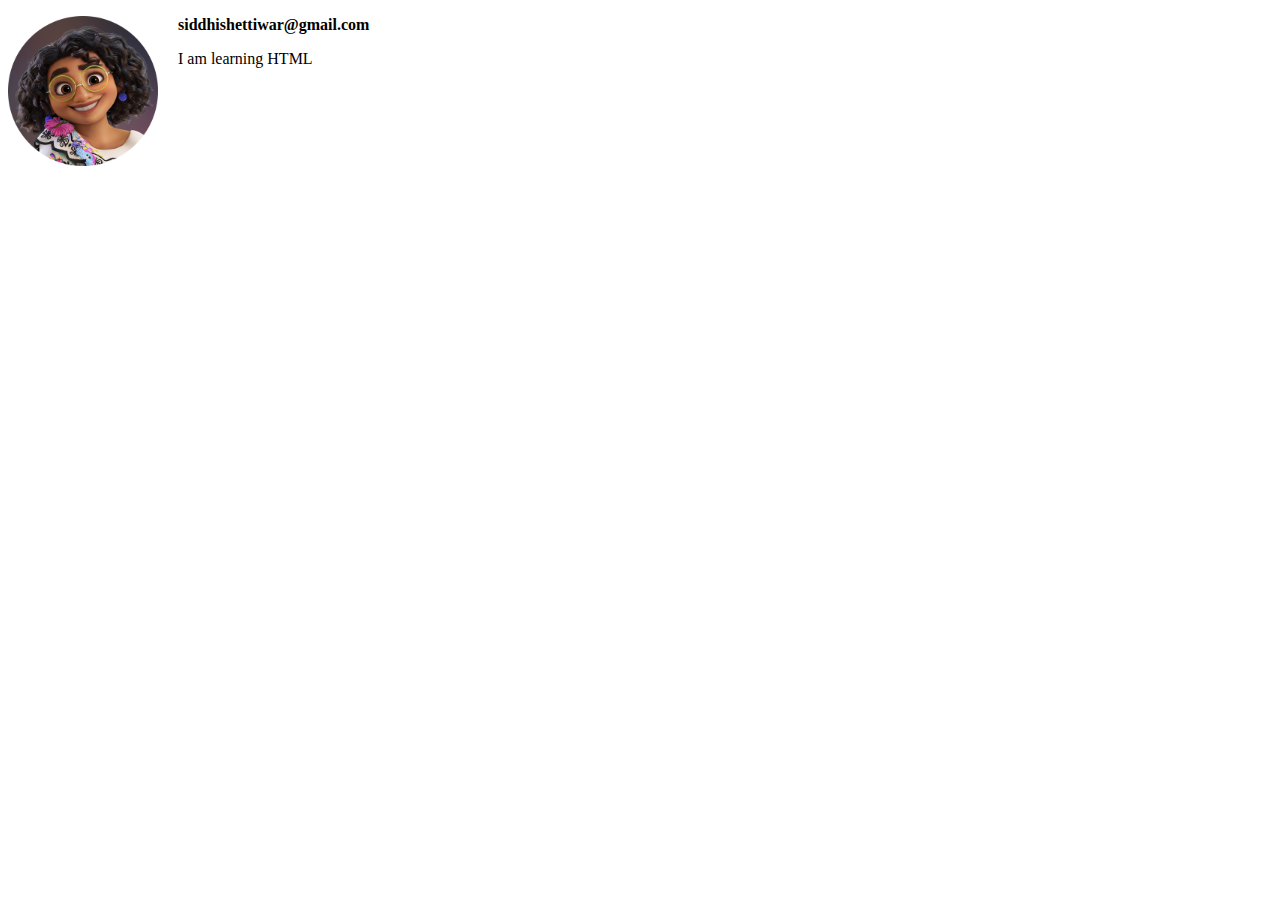
<file: 1st/index.html>
<!DOCTYPE html>
<html lang="en">
  <head>
    <meta charset="UTF-8" />
    <meta http-equiv="X-UA-Compatible" content="IE=edge" />
    <meta name="viewport" content="width=device-width, initial-scale=1.0" />
    <title>My First Web Page</title>
    <style>
      img {
        width: 150px;
        float: left;
        margin-right: 20px;
      }
    </style>
  </head>
  <body>
    <img src="image/merida-avatar-wodp.png" />
    <p><strong>siddhishettiwar@gmail.com</strong></p>
    <p>I am learning HTML</p>
  </body>
</html>
</file>
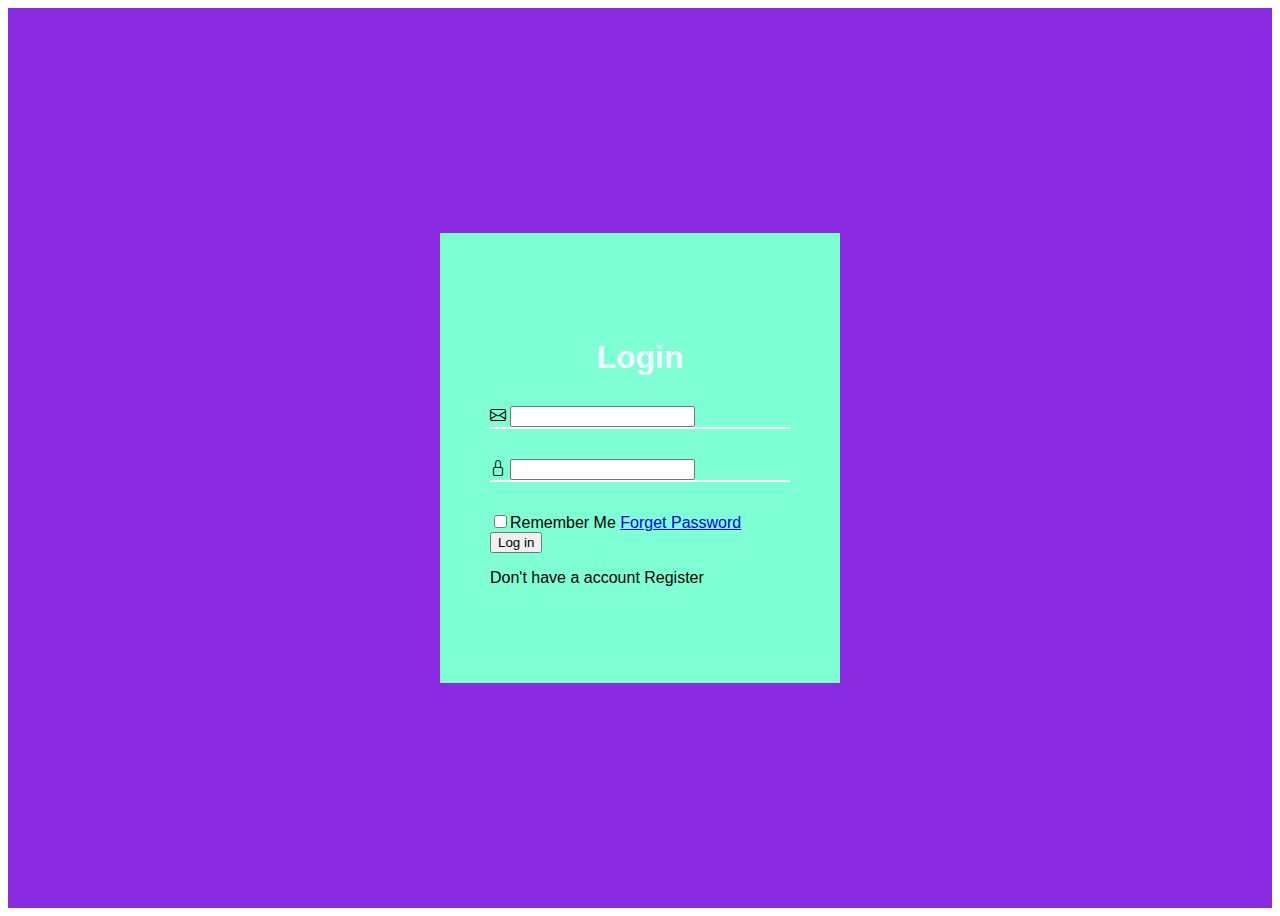
<file: form/index.html>
<!DOCTYPE html>
<html lang="en">
  <head>
    <meta charset="UTF-8" />

    <title>FORM</title>
    <link rel="stylesheet" href="style.css">
    <!-- <link
      href="https://cdn.jsdelivr.net/npm/bootstrap@5.2.1/dist/css/bootstrap.min.css"
      rel="stylesheet"
      integrity="sha384-iYQeCzEYFbKjA/T2uDLTpkwGzCiq6soy8tYaI1GyVh/UjpbCx/TYkiZhlZB6+fzT"
      crossorigin="anonymous" -->
    <!-- /> -->
    <!-- <script
      src="https://cdn.jsdelivr.net/npm/@popperjs/core@2.11.6/dist/umd/popper.min.js"
      integrity="sha384-oBqDVmMz9ATKxIep9tiCxS/Z9fNfEXiDAYTujMAeBAsjFuCZSmKbSSUnQlmh/jp3"
      crossorigin="anonymous"
    ></script> -->
    <link
      rel="stylesheet"
      href="https://cdn.jsdelivr.net/npm/bootstrap-icons@1.10.3/font/bootstrap-icons.css"
    />
  </head>
  <body>
    <section>
      <div class="form-box">
        <div class="form-value">
          <form action="">
            <h2>Login</h2>
            <div class="inputbox">
              <i class="bi bi-envelope"></i>
              <input type="email" required />
              <label for="">Email</label>
            </div>
            <div class="inputbox">
              <i class="bi bi-lock"></i>
              <input type="password" required />
              <label for="">Password</label>
            </div>
            <div class="forget">
              <label for=""><input type="checkbox" />Remember Me</label>
              <a href="#">Forget Password</a>
            </div>
            <button>Log in</button>
            <div class="register">
              <p>Don't have a account <a herf="#">Register</a></p>
            </div>
          </form>
        </div>
      </div>
    </section>
  </body>
</html>
</file>
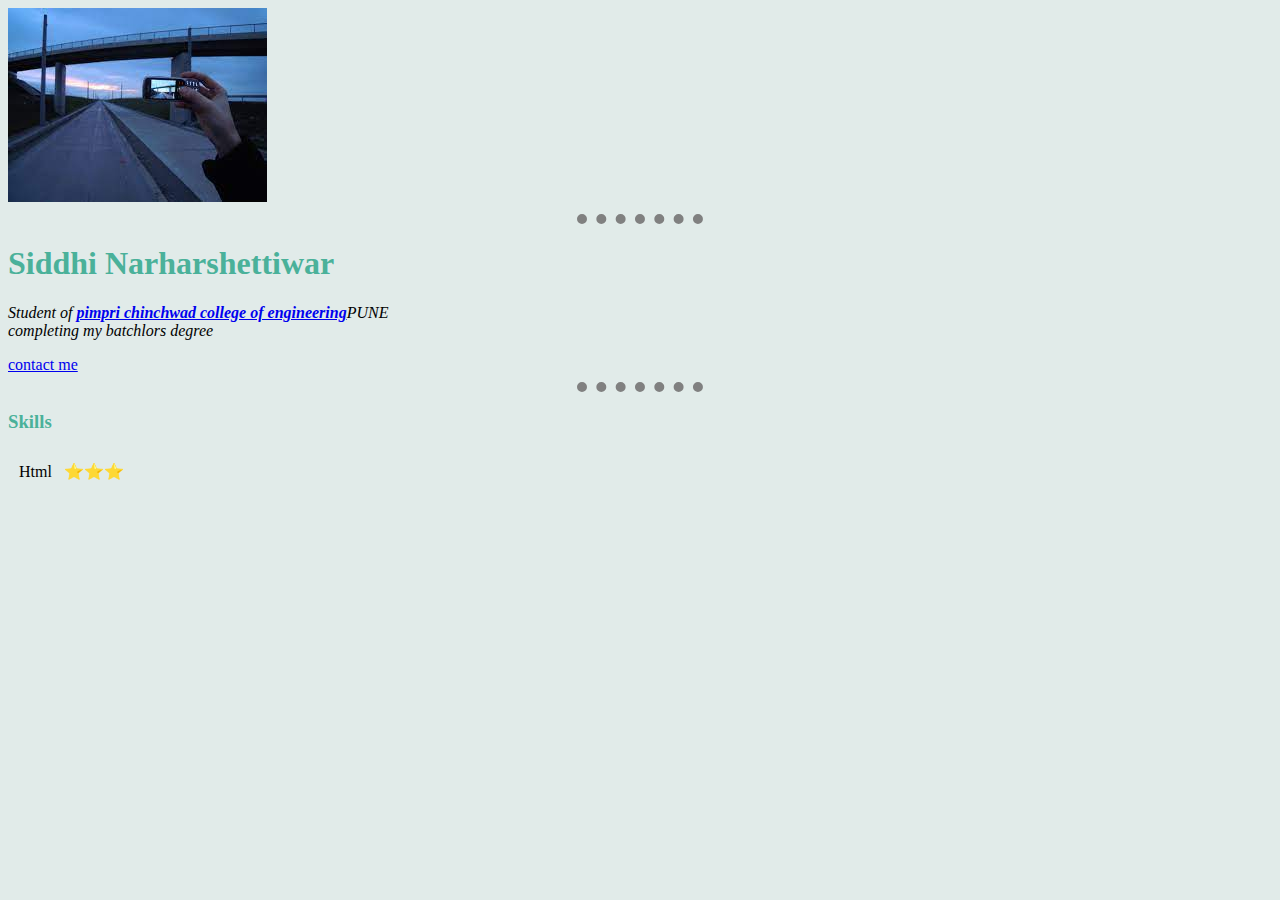
<file: siddhi's portfolio/index.html>
<!DOCTYPE html>
<html lang="en">
  <head>
    <meta charset="UTF-8" />
    <title>siddhi's portfolio</title>
    <link rel="stylesheet" href="css/style.css" />
  </head>
  <body>
    <img
      src="[data-uri]"
      alt="Siddhi profile image"
    />
    <hr />
    <h1>Siddhi Narharshettiwar</h1>
    <p>
      <em
        >Student of
        <strong
          ><a href="http://www.pccoepune.com/"
            >pimpri chinchwad college of engineering</a
          ></strong
        >PUNE <br />
        completing my batchlors degree
      </em>
    </p>
    <a href="contact.html">contact me</a>
    <hr />

    <th><h3>Skills</h3></th>
    <table cellspacing="10">
      <tr>
        <td>Html</td>
        <td>⭐⭐⭐</td>
      </tr>
    </table>
  </body>
</html>
</file>
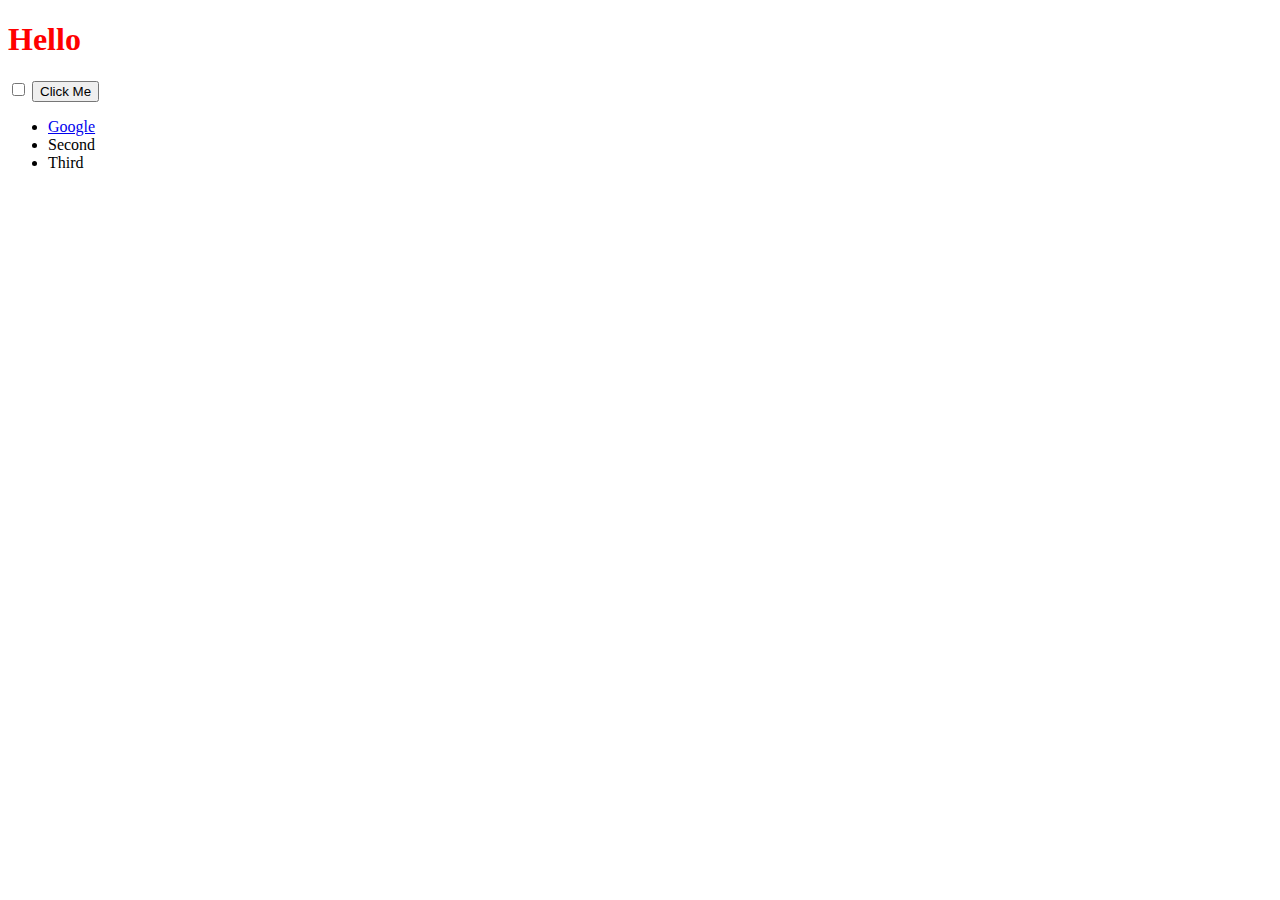
<file: DOM Challenge Starting Files/DOM Challenge Starting Files/index.html>
<!DOCTYPE html>
<html lang="en" dir="ltr">
  <head>
    <meta charset="utf-8" />
    <title>My Website</title>
    <link rel="stylesheet" href="styles.css" />
  </head>
  <body>
    <h1 id="title">Hello</h1>

    <input type="checkbox" />

    <button class="btn" style="active: color red">Click Me</button>

    <ul>
      <li class="list">
        <a href="https://www.google.com">Google</a>
      </li>
      <li class="list">Second</li>
      <li class="list">Third</li>
    </ul>
  </body>
  <footer>
    <script src="index.html" charset="utf-8"></script> 
  </footer>  
</html>
</file>
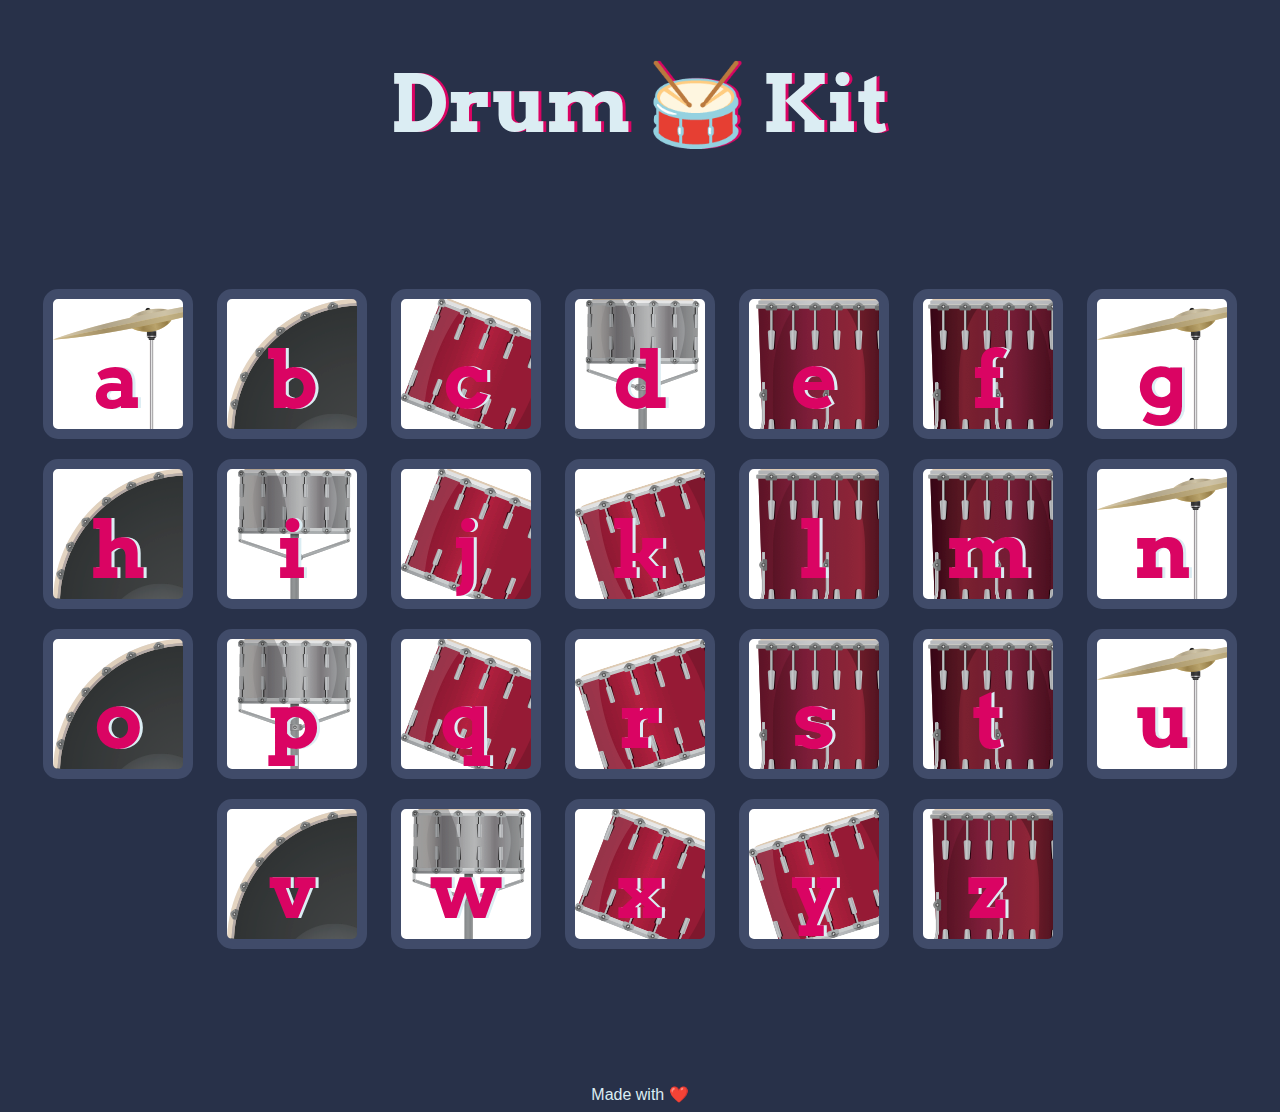
<file: Drum Kit Starting Files/Drum Kit Starting Files/index.html>
<!DOCTYPE html>
<html lang="en" dir="ltr">
  <head>
    <meta charset="utf-8" />
    <title>Drum Kit</title>
    <link rel="stylesheet" href="styles.css" />
    <link
      href="https://fonts.googleapis.com/css?family=Arvo"
      rel="stylesheet"
    />
  </head>

  <body>
    <h1 id="title">Drum 🥁 Kit</h1>
    <div class="set">
      <button class="a drum">a</button>
      <button class="b drum">b</button>
      <button class="c drum">c</button>
      <button class="d drum">d</button>
      <button class="e drum">e</button>
      <button class="f drum">f</button>
      <button class="g drum">g</button>
      <button class="h drum">h</button>
      <button class="i drum">i</button>
      <button class="j drum">j</button>
      <button class="k drum">k</button>
      <button class="l drum">l</button>
      <button class="m drum">m</button>
      <button class="n drum">n</button>
      <button class="o drum">o</button>
      <button class="p drum">p</button>
      <button class="q drum">q</button>
      <button class="r drum">r</button>
      <button class="s drum">s</button>
      <button class="t drum">t</button>
      <button class="u drum">u</button>
      <button class="v drum">v</button>
      <button class="w drum">w</button>
      <button class="x drum">x</button>
      <button class="y drum">y</button>
      <button class="z drum">z</button>
    </div>

    <script src="index.js" charset="utf-8"></script>
  </body>
  <footer>Made with ❤️</footer>
</html>
</file>
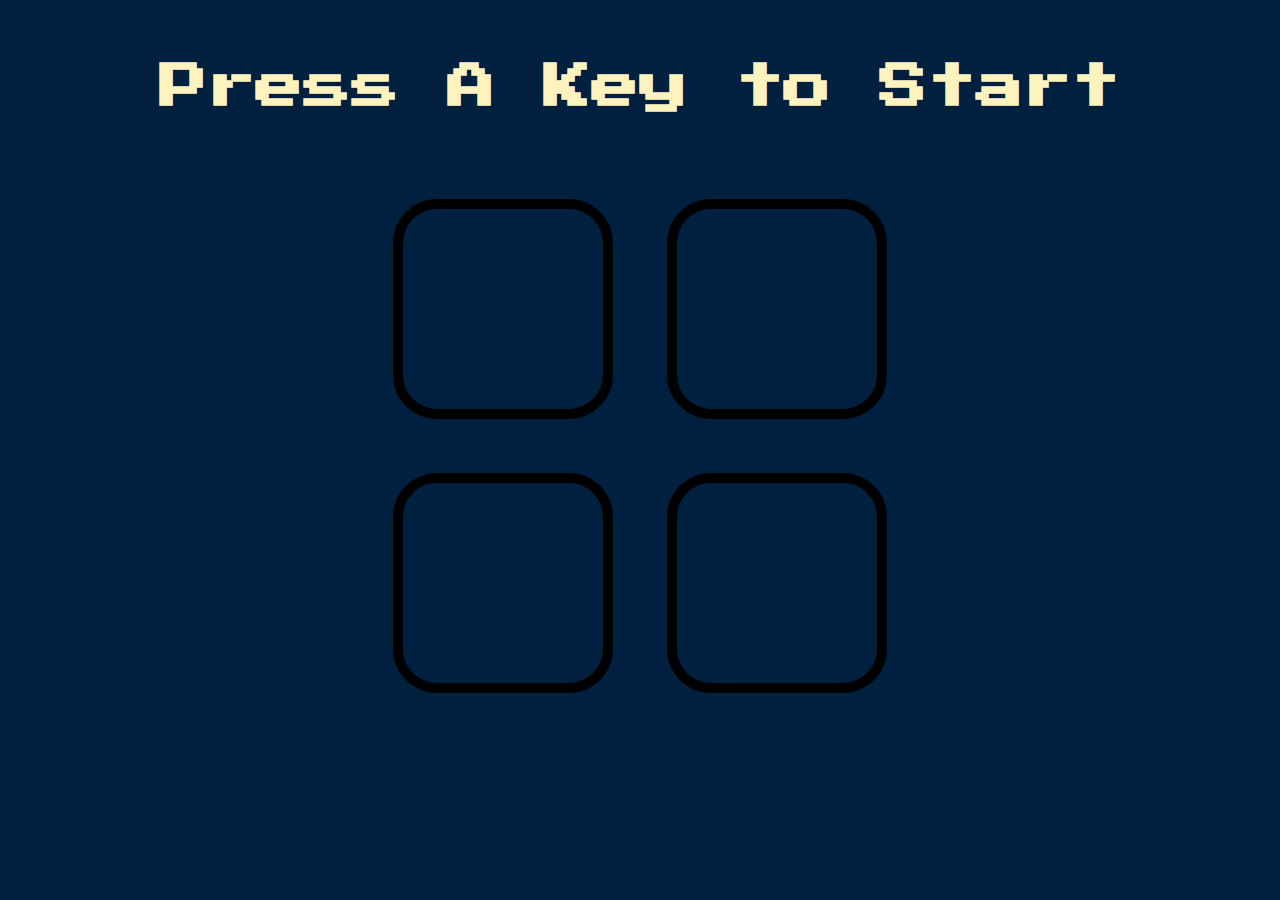
<file: Simon+Game+Challenge+Starting+Files/Simon Game Challenge Starting Files/index.html>
<!DOCTYPE html>
<html lang="en" dir="ltr">

<head>
  <meta charset="utf-8">
  <title>Simon</title>
  <link rel="stylesheet" href="styles.css">
  <link href="https://fonts.googleapis.com/css?family=Press+Start+2P" rel="stylesheet">
</head>

<body>
  <h1 id="level-title">Press A Key to Start</h1>
  <div class="container">
    <div lass="row">

      <div class="btn" type="button" id="green" class="btn green">

      </div>

      <div class="btn" type="button" id="red" class="btn red">

      </div>
    </div>

    <div class="row">

      <div class="btn" type="button" id="yellow" class="btn yellow">

      </div>
      <div class="btn" type="button" id="blue" class="btn blue">

      </div>

    </div>

  </div>

  <script src="https://ajax.googleapis.com/ajax/libs/jquery/3.6.3/jquery.min.js"></script>
  <script src="index.js" charset="utf-8"></script>
</body>

</html>
</file>
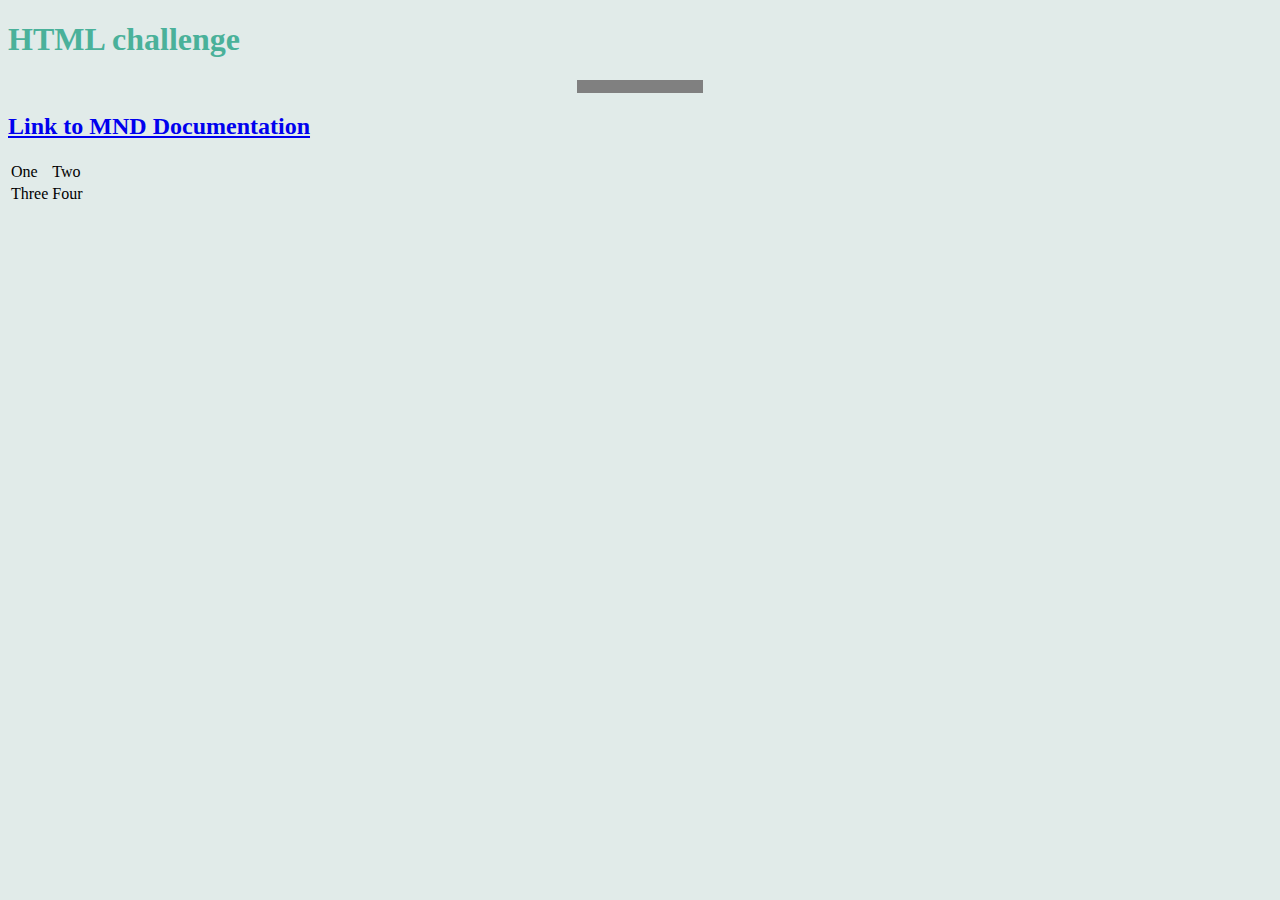
<file: siddhi's portfolio/challenge.html>
<!DOCTYPE html>
<html lang="en">
  <head>
    <meta charset="UTF-8" />
    <meta http-equiv="X-UA-Compatible" content="IE=edge" />
    <meta name="viewport" content="width=device-width, initial-scale=1.0" />
    <title>html challenge</title>
    <link rel="stylesheet" href="css/style.css" />
  </head>
  <body>
    <h1>HTML challenge</h1>
    <hr size="5" noshade />
    <h2><a href="E:\html\challenge.html">Link to MND Documentation</a></h2>
    <table>
      <tr>
        <td>One</td>
        <td>Two</td>
      </tr>
      <tr>
        <td>Three</td>
        <td>Four</td>
      </tr>
    </table>
  </body>
</html>
</file>
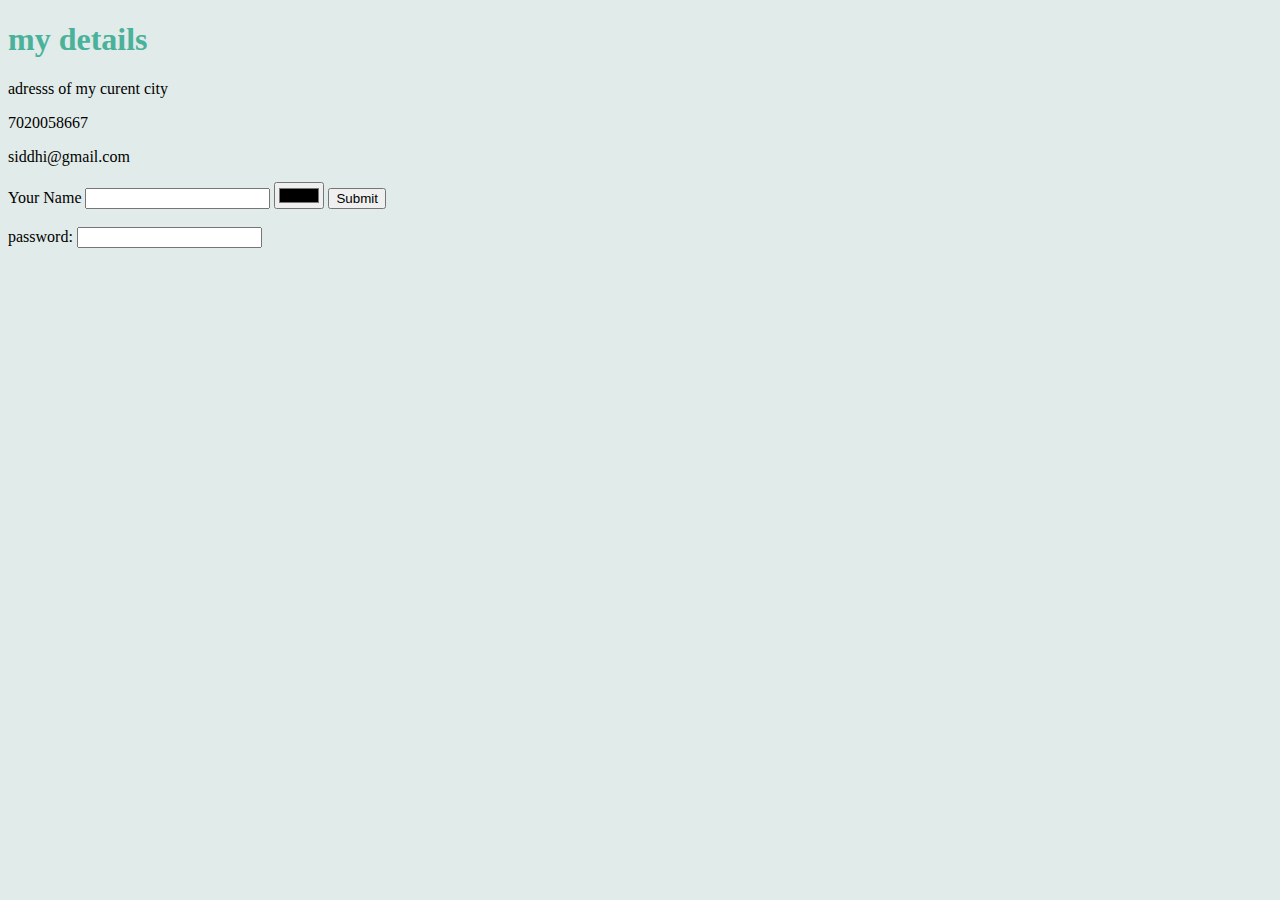
<file: siddhi's portfolio/contact.html>
<!DOCTYPE html>
<html lang="en">
  <head>
    <meta charset="UTF-8" />
    <meta http-equiv="X-UA-Compatible" content="IE=edge" />
    <meta name="viewport" content="width=device-width, initial-scale=1.0" />
    <title>contact me</title>
    <link rel="stylesheet" href="css/style.css" />
  </head>
  <body>
    <h1>my details</h1>
    <p>adresss of my curent city</p>
    <p>7020058667</p>
    <p>siddhi@gmail.com</p>
    <form class="" action="index.html" method="post">
      <label> Your Name </label>
      <input type="text" name="" value="" />
      <input type="color" name="" value="" />
      <input type="submit" name="" />
      <br />
      <br />
      <label>password:</label>
      <input type="password" name="" value="" />
    </form>
  </body>
</html>
</file>
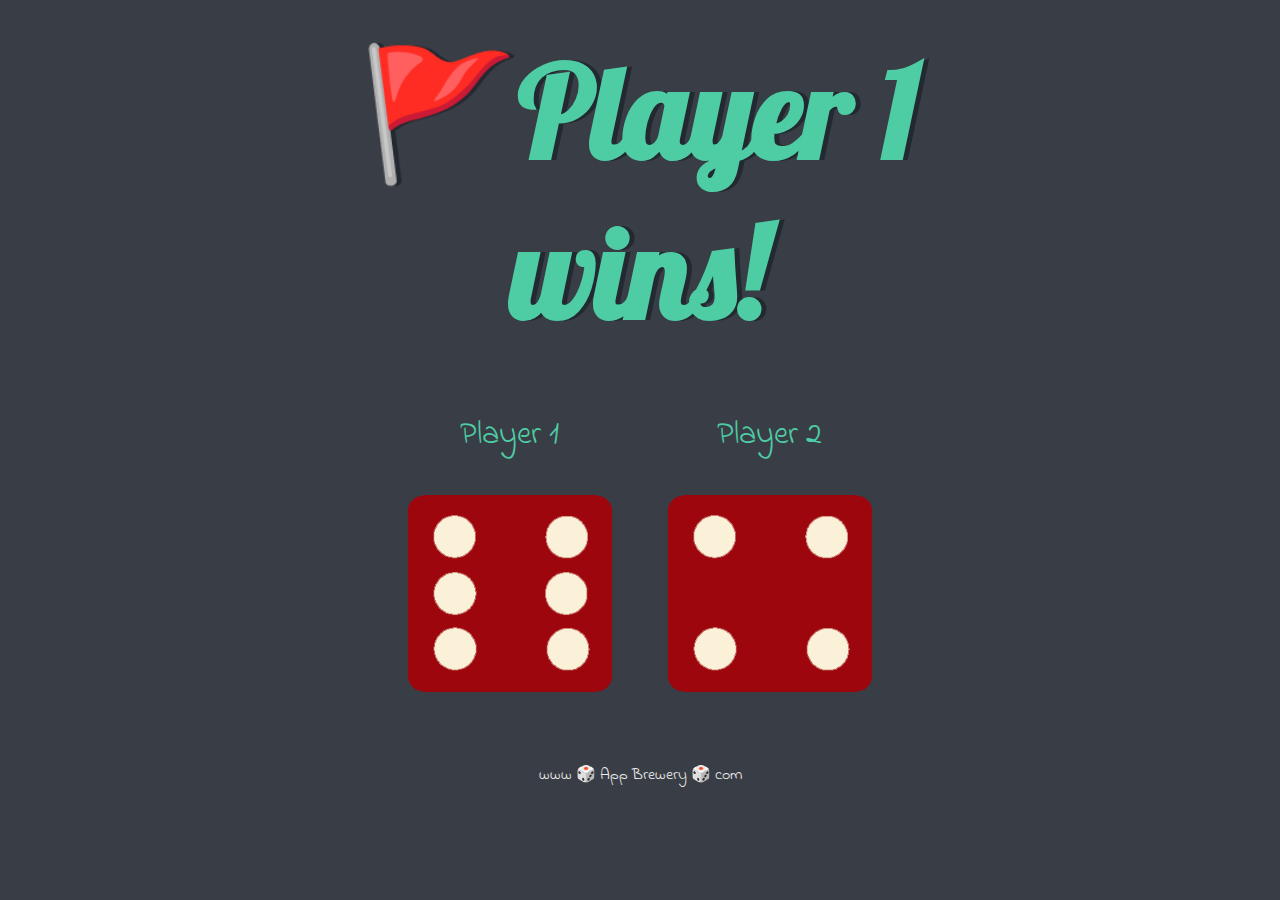
<file: Dicee Challenge - Starting Files/Dicee Challenge - Starting Files/dicee.html>
<!DOCTYPE html>
<html lang="en" dir="ltr">
  <head>
    <meta charset="utf-8" />
    <title>Dicee</title>
    <link rel="stylesheet" href="styles.css" />
    <link
      href="https://fonts.googleapis.com/css?family=Indie+Flower|Lobster"
      rel="stylesheet"
    />
    
    <link
  </head>
  <body>
    <div class="container">
      <h1>Refresh Me</h1>

      <div class="dice">
        <p>Player 1</p>
        <img class="img1" src="images/dice6.png" />
      </div>

      <div class="dice">
        <p>Player 2</p>
        <img class="img2" src="images/dice6.png" />
      </div>
    </div>

    <script src="index.js" charset="utf-8"></script>
  </body>

  <footer>www 🎲 App Brewery 🎲 com</footer>
</html>
</file>
<file: form/style.css>
body{
 font-family: 'poppins',sans-serif; 
}

section{
    align-items: center;
    display: flex;
    justify-content: center;
    min-height: 100vh;
    width: 100%;
    background-color: blueviolet;
}

.form-box{
    position: relative;
    width: 400px;
    height: 450px;
    background-color: aquamarine;
    align-items: center;
    display: flex;
    justify-content: center;
}


h2{
    font-size: 2em;
    text-align: center;
    color: aliceblue;
}

.inputbox{
    position: relative;
    margin: 30px 0;
    width:300px;
    border-bottom: 2px solid #fff;
}

.inputbox label{
    position: relative;
    right:170px;
    transform: translateY();
    color: #fff;
    
}
</file>
<file: siddhi's portfolio/css/style.css>
body {
    background-color: #e1ebe9;
  }
  hr {
    border-style: none;
    border-top-style: dotted;
    border-color: gray;
    border-width: 10px;
    width: 10%;
  }
  h1{
    color: #4ab19a;
  }
  h3{
    color: #4ab19a;
  }
</file>
<file: DOM Challenge Starting Files/DOM Challenge Starting Files/styles.css>
h1 {
  color: red;
}
</file>
<file: Drum Kit Starting Files/Drum Kit Starting Files/styles.css>
body {
  text-align: center;
  background-color: #283149;
}

h1 {
  font-size: 5rem;
  color: #DBEDF3;
  font-family: "Arvo", cursive;
  text-shadow: 3px 0 #DA0463;

}

footer {
  color: #DBEDF3;
  font-family: sans-serif;
}

.a {
  background-image: url(images/crash.png);
}

.b {
  background-image: url(images/kick.png);
}

.c {
  background-image: url(images/tom1.png);
}

.d {
  background-image: url(images/snare.png);
}

.e {
  background-image: url(images/tom3.png);
}

.f {
  background-image: url(images/tom4.png);
}

.g {
  background-image: url(images/crash.png);
}

.h{
  background-image: url(images/kick.png);
}

.i{
  background-image: url(images/snare.png);
}

.j{
  background-image: url(images/tom1.png);
}

.k{
  background-image: url(images/tom2.png);
}

.l{
  background-image: url(images/tom3.png);
}

.m{
  background-image: url(images/tom4.png);
}

.n{
  background-image: url(images/crash.png);
}

.o{
  background-image: url(images/kick.png);
}

.p{
  background-image: url(images/snare.png);
}

.q{
  background-image: url(images/tom1.png);
}

.r{
  background-image: url(images/tom2.png);
}

.s{
  background-image: url(images/tom3.png);
}

.t{
  background-image: url(images/tom4.png);
}

.u{
  background-image: url(images/crash.png);
}
.v{
  background-image: url(images/kick.png);
}

.w{
  background-image: url(images/snare.png);
}

.x{
  background-image: url(images/tom1.png);
}

.y{
  background-image: url(images/tom2.png);
}

.z{
  background-image: url(images/tom3.png);
}


.set {
  margin: 10% auto;
}

.game-over {
  background-color: red;
  opacity: 0.8;
}

.pressed {
  box-shadow: 0 3px 4px 0 #DBEDF3;
  opacity: 0.5;
}

.red {
  color: red;
}

.drum {
  outline: none;
  border: 10px solid #404B69;
  font-size: 5rem;
  font-family: 'Arvo', cursive;
  line-height: 2;
  font-weight: 900;
  color: #DA0463;
  text-shadow: 3px 0 #DBEDF3;
  border-radius: 15px;
  display: inline-block;
  width: 150px;
  height: 150px;
  text-align: center;
  margin: 10px;
  background-color: white;
}
</file>
<file: Simon+Game+Challenge+Starting+Files/Simon Game Challenge Starting Files/styles.css>
body {
  text-align: center;
  background-color: #011F3F;
}

#level-title {
  font-family: 'Press Start 2P', cursive;
  font-size: 3rem;
  margin:  5%;
  color: #FEF2BF;
}

.container {
  display: block;
  width: 50%;
  margin: auto;

}

.btn {
  margin: 25px;
  display: inline-block;
  height: 200px;
  width: 200px;
  border: 10px solid black;
  border-radius: 20%;
}

.game-over {
  background-color: red;
  opacity: 0.8;
}

.red {
  background-color: red;
}

.green {
  background-color: green;
}

.blue {
  background-color: blue;
}

.yellow {
  background-color: yellow;
}

.pressed {
  box-shadow: 0 0 20px white;
  background-color: grey;
}
</file>
<file: Dicee Challenge - Starting Files/Dicee Challenge - Starting Files/styles.css>
.container {
  width: 70%;
  margin: auto;
  text-align: center;
}

.dice {
  text-align: center;
  display: inline-block;

}

body {
  background-color: #393E46;
}

h1 {
  margin: 30px;
  font-family: 'Lobster', cursive;
  text-shadow: 5px 0 #232931;
  font-size: 8rem;
  color: #4ECCA3;
}

p {
  font-size: 2rem;
  color: #4ECCA3;
  font-family: 'Indie Flower', cursive;
}

img {
  width: 80%;
}

footer {
  margin-top: 5%;
  color: #EEEEEE;
  text-align: center;
  font-family: 'Indie Flower', cursive;

}
</file>
